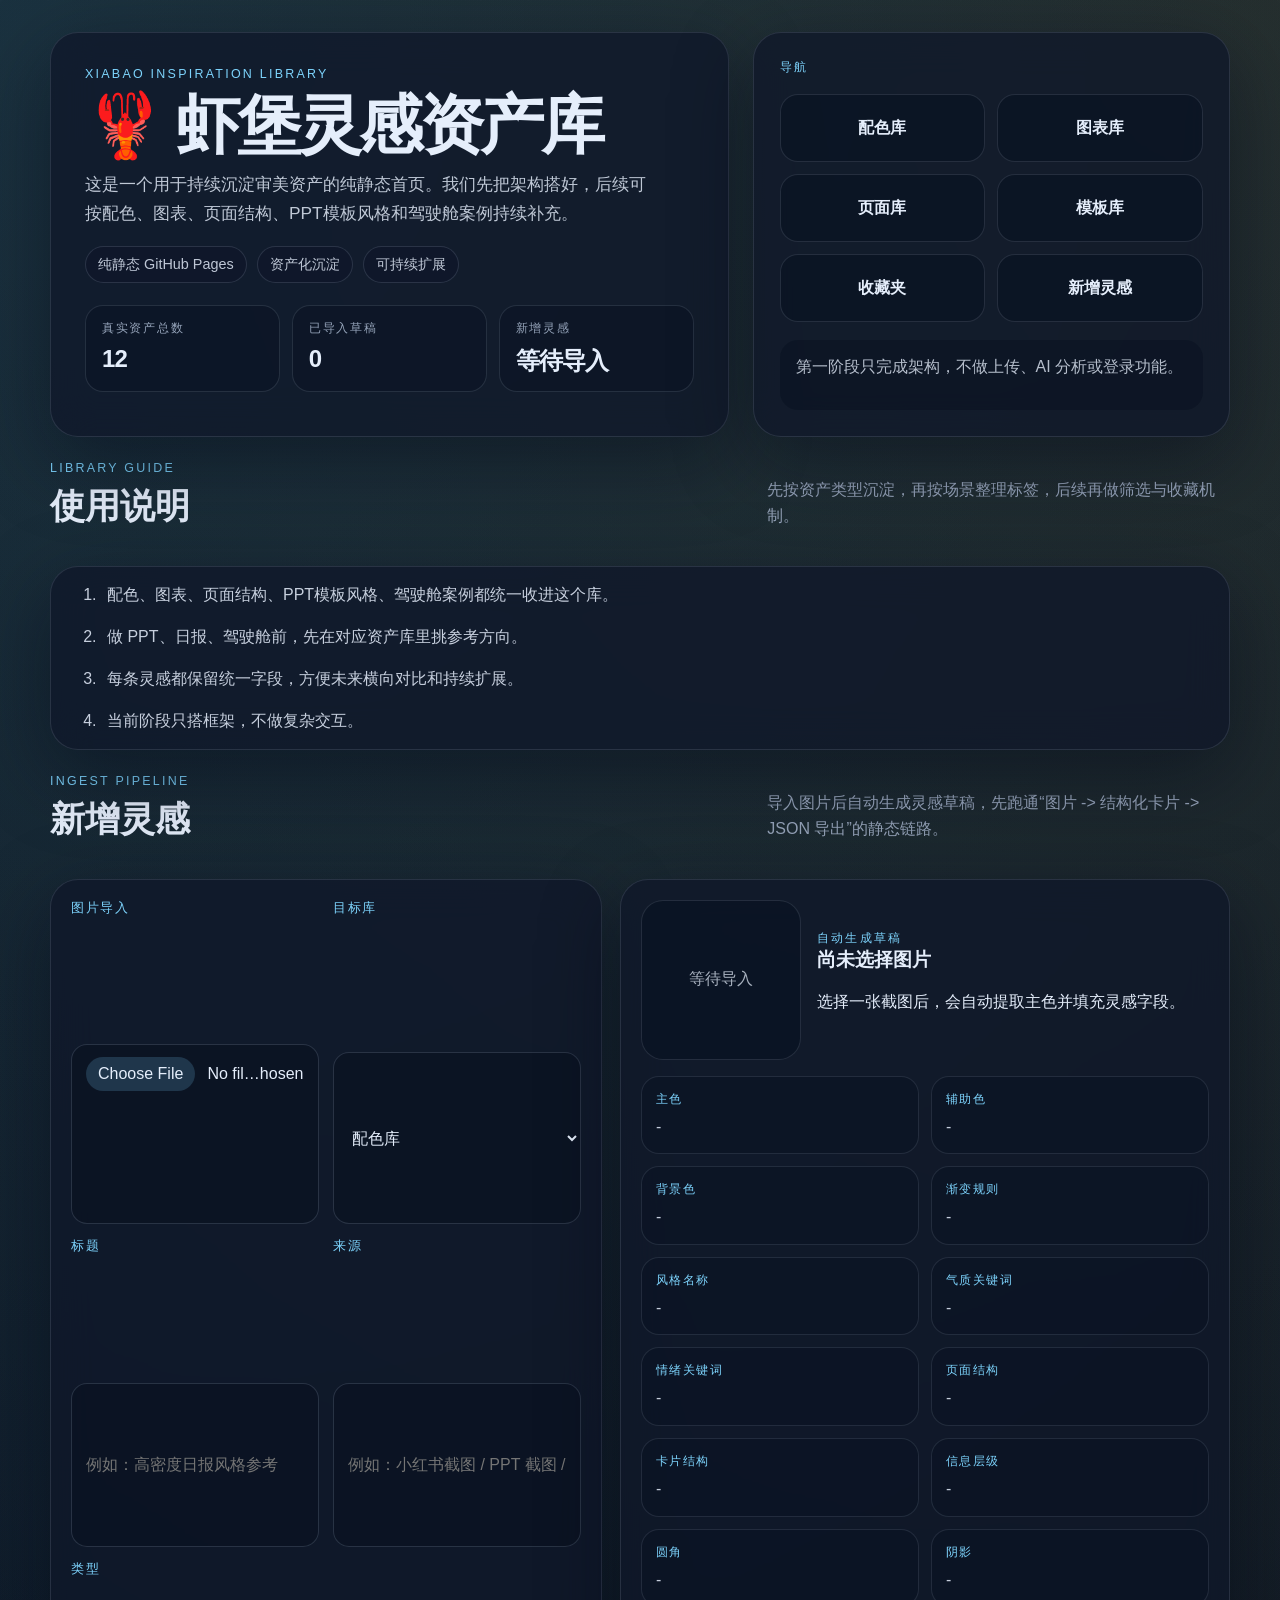
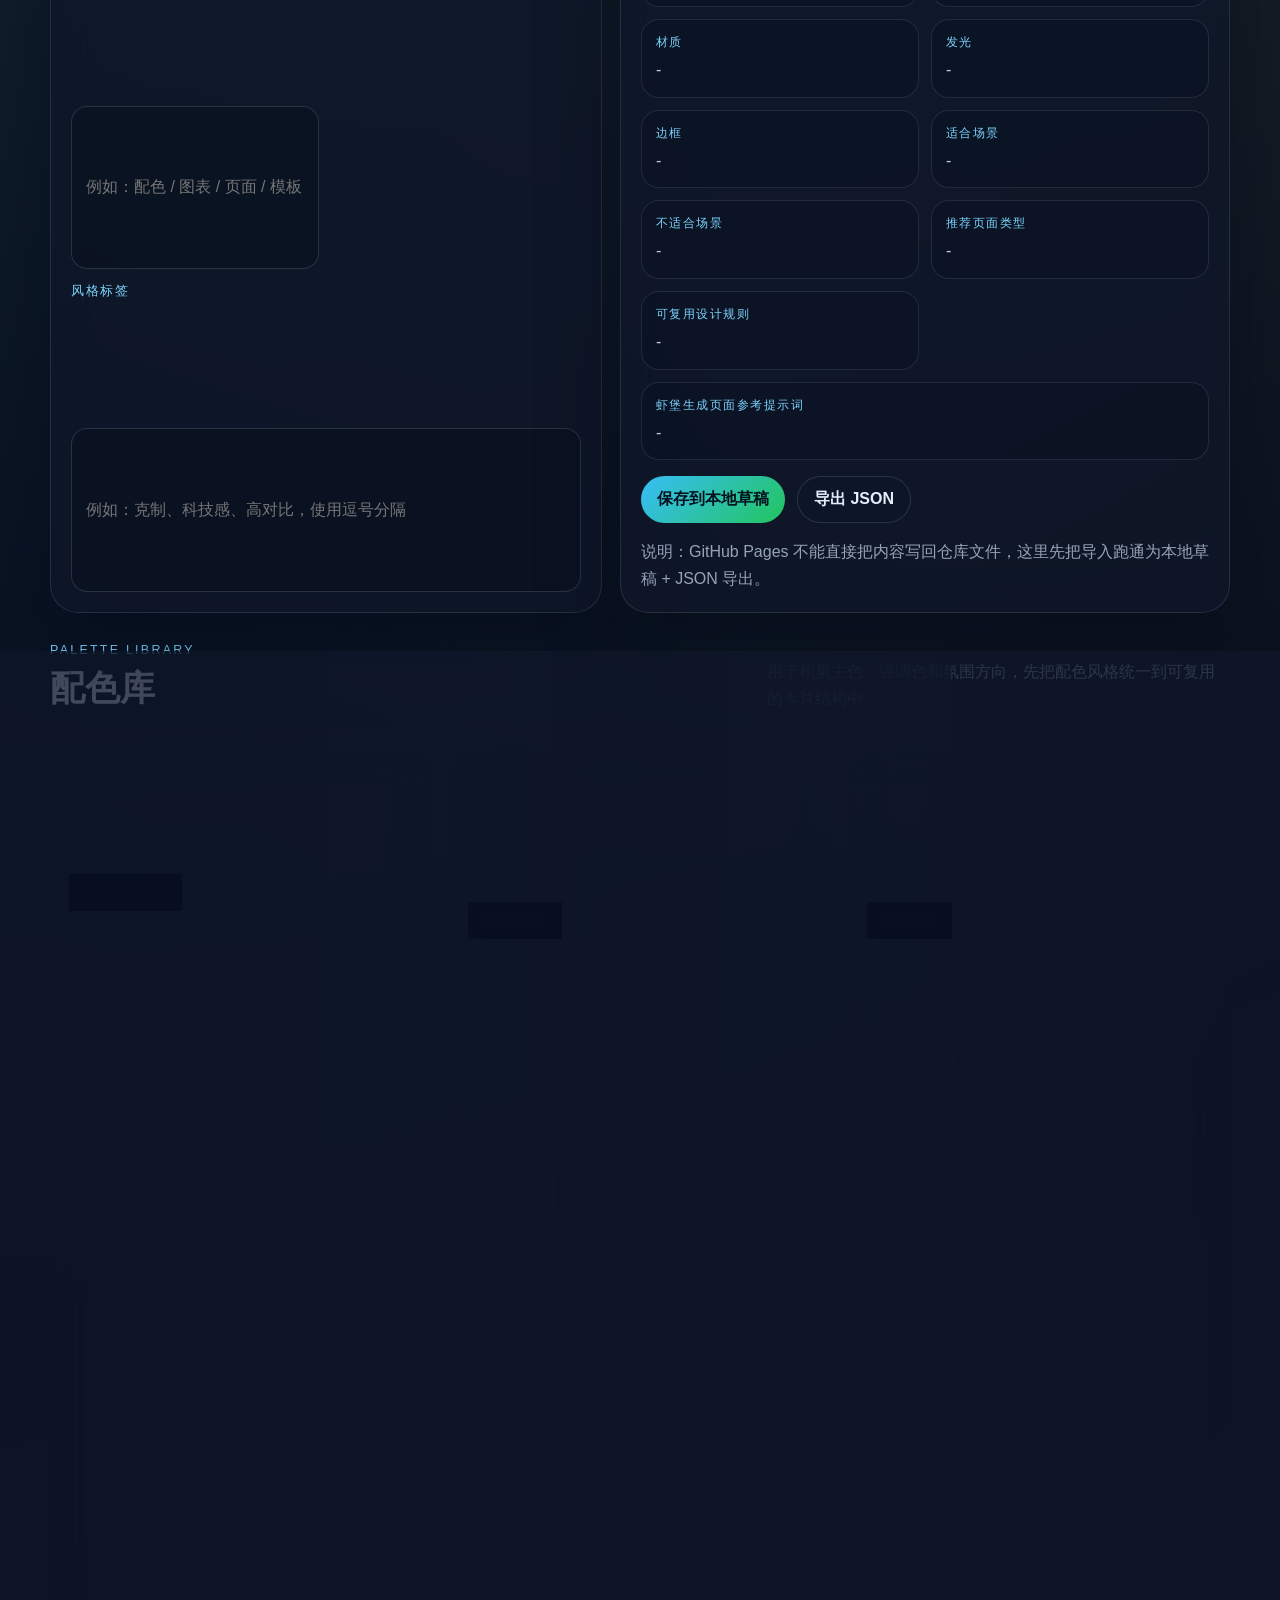
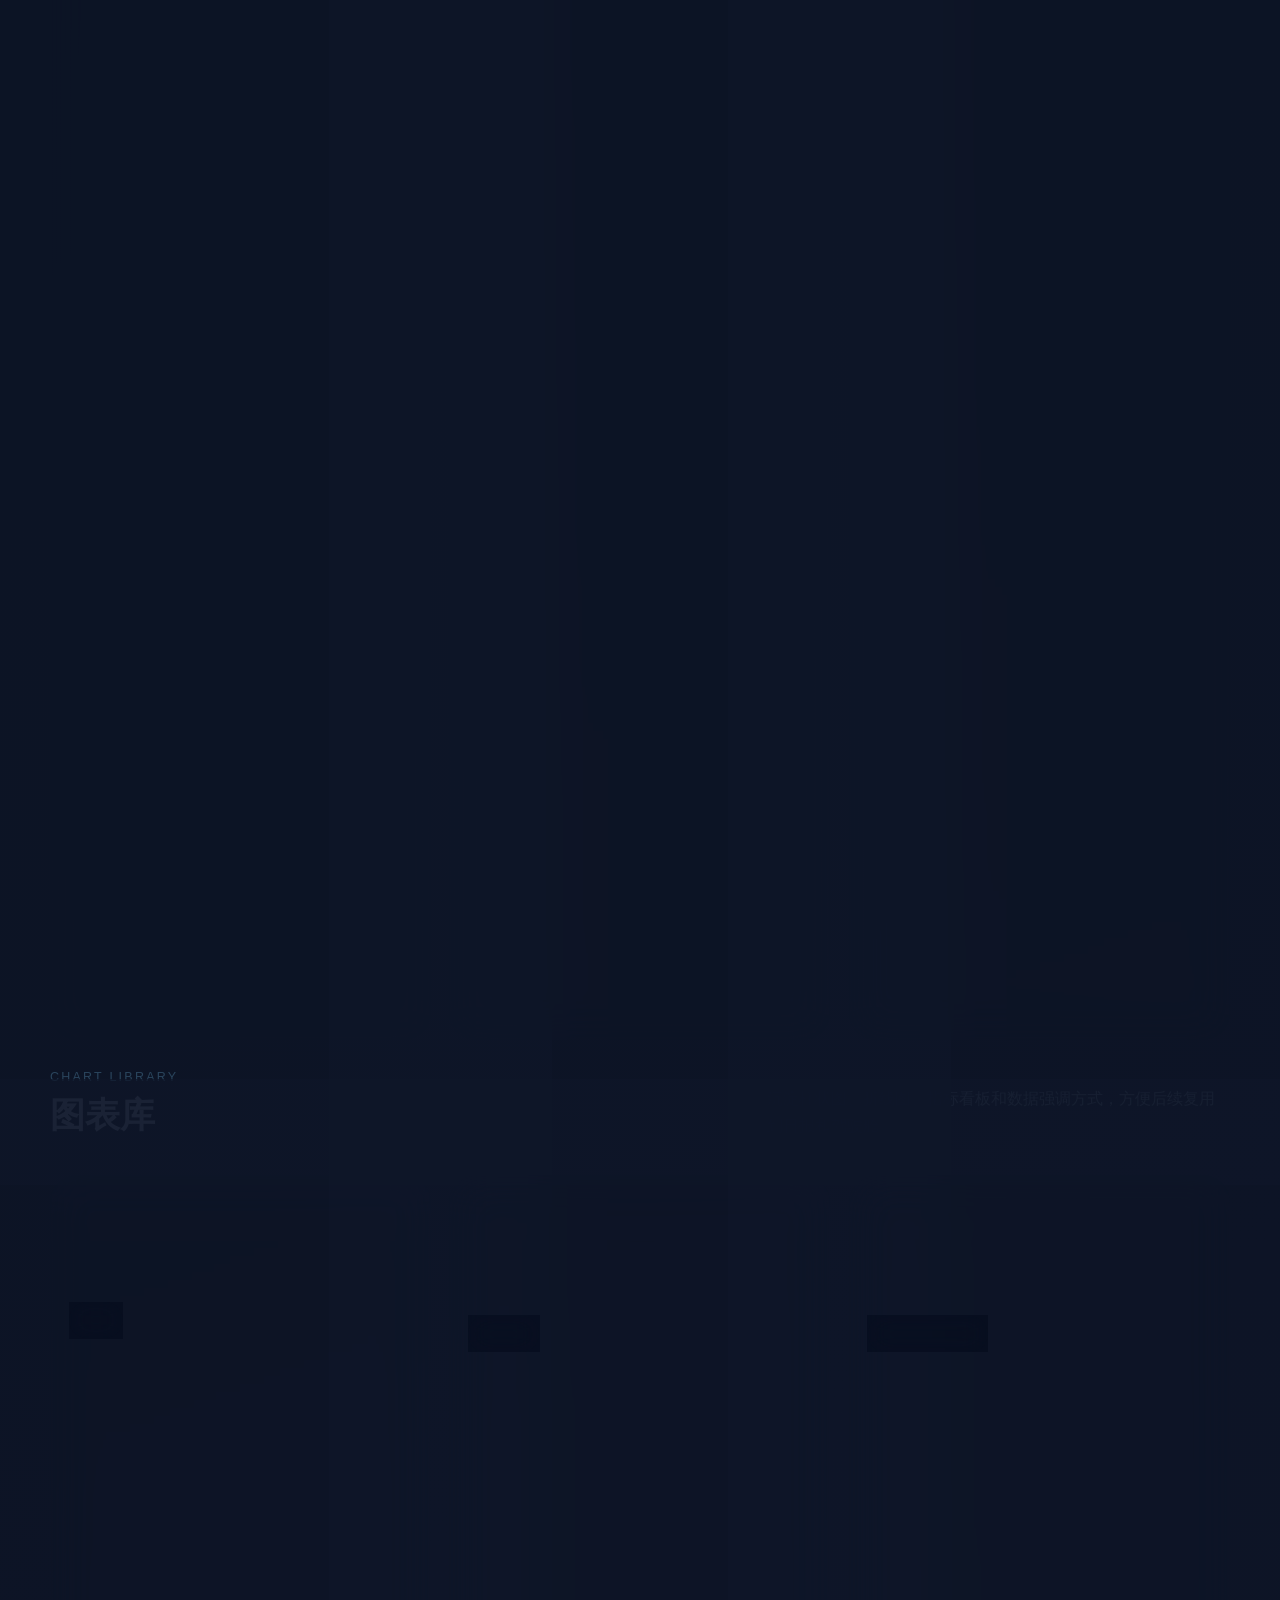
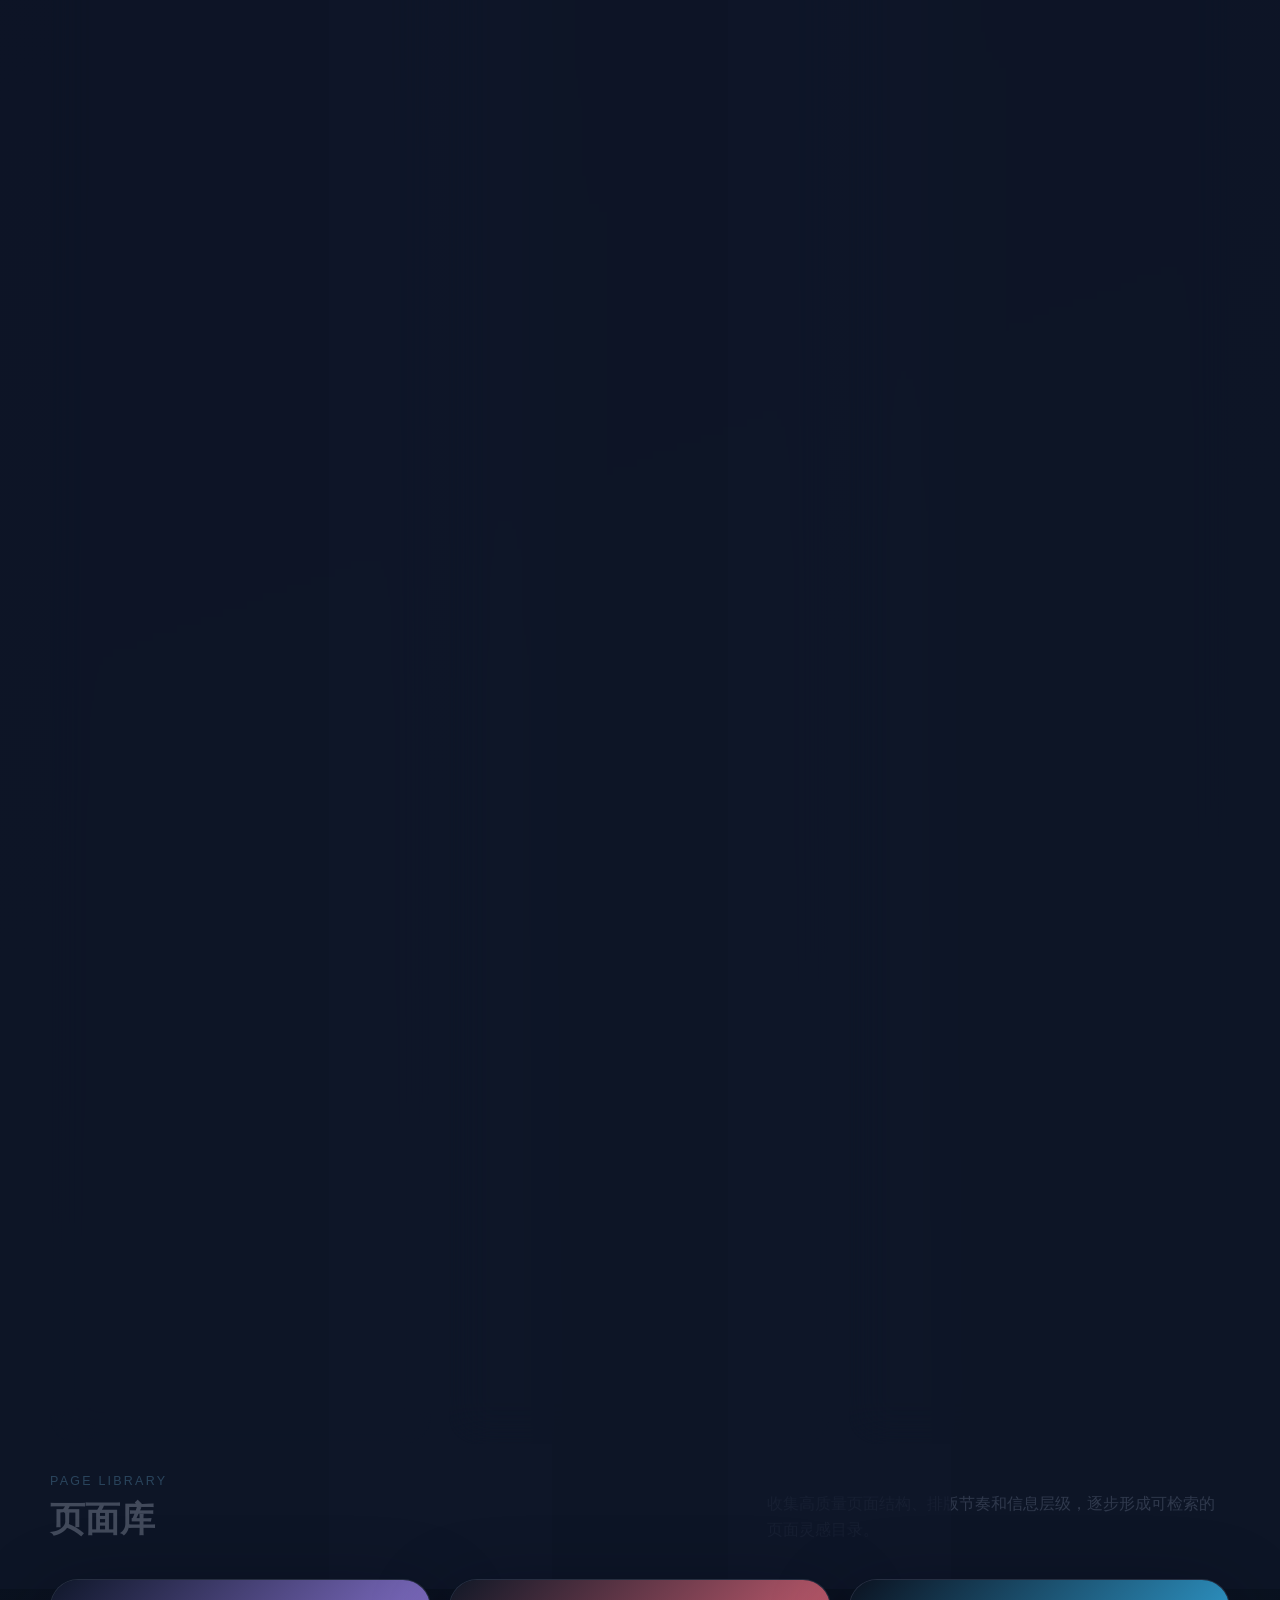
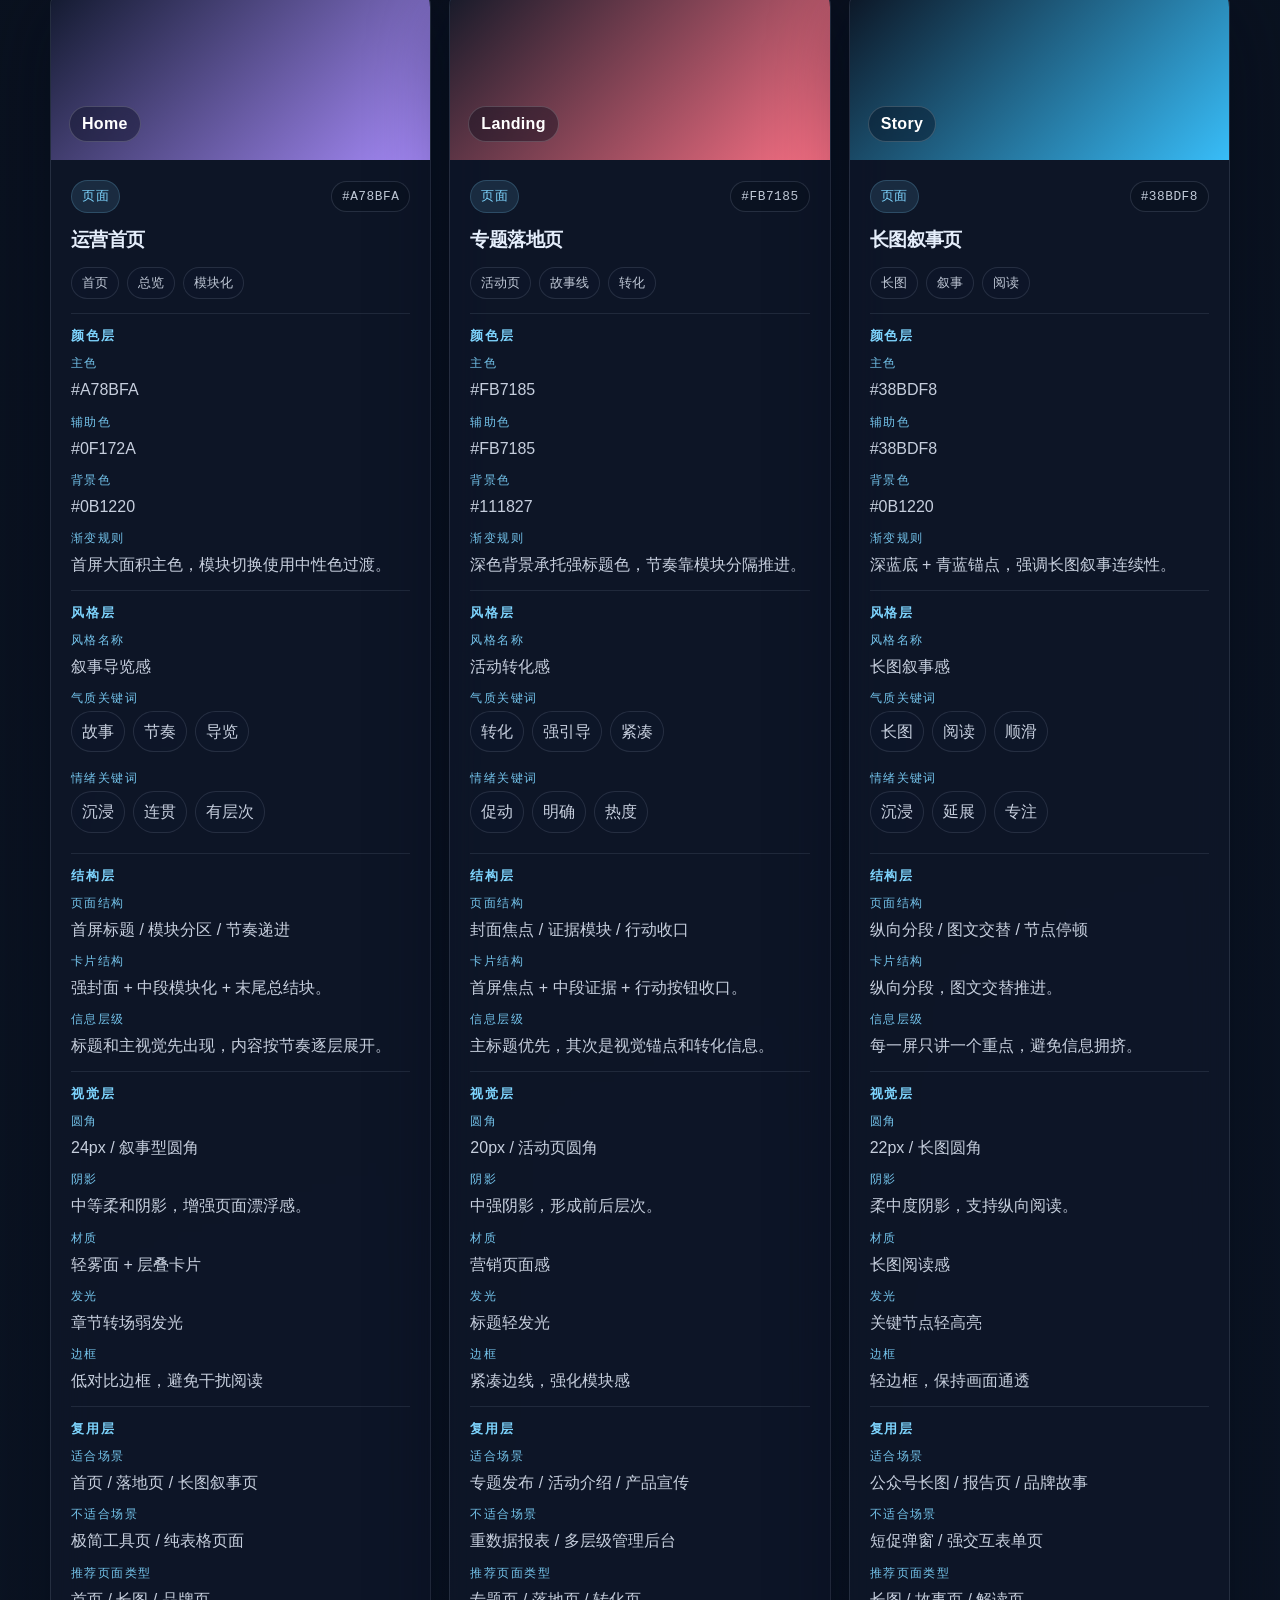
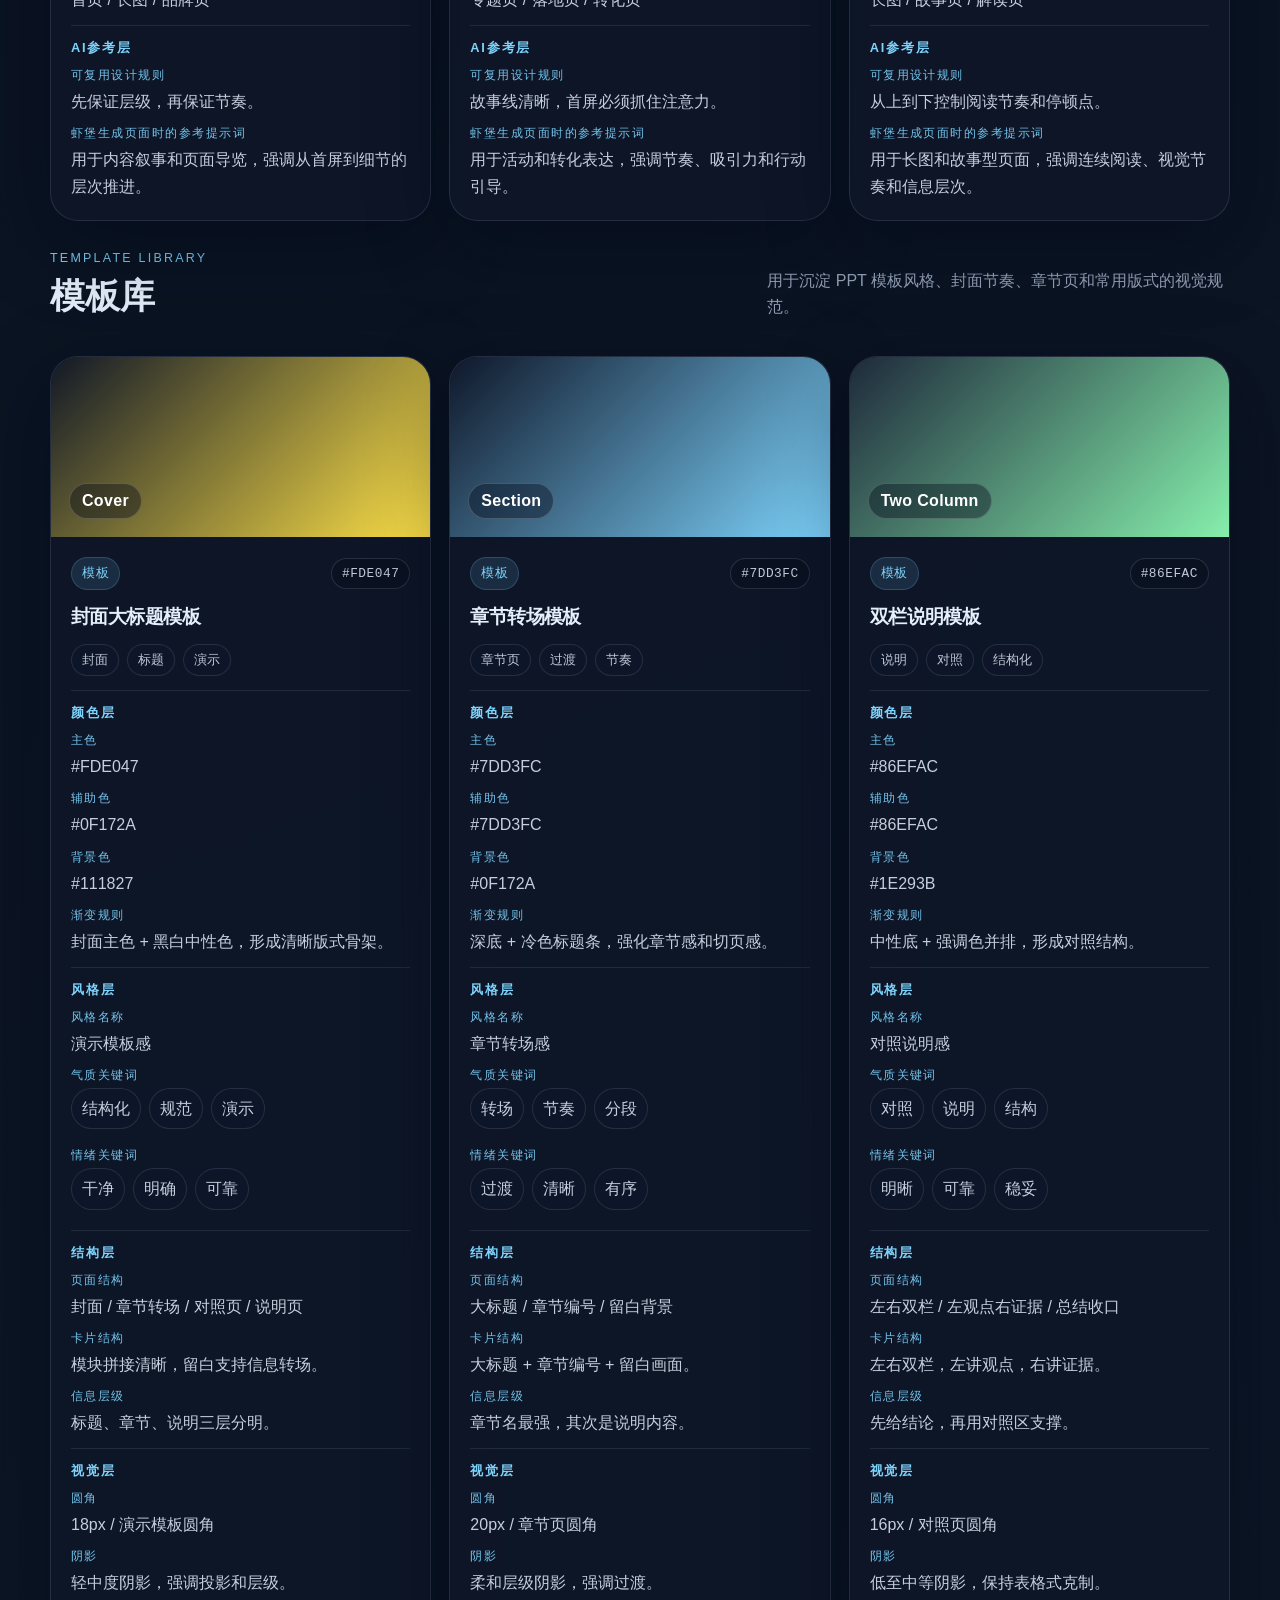
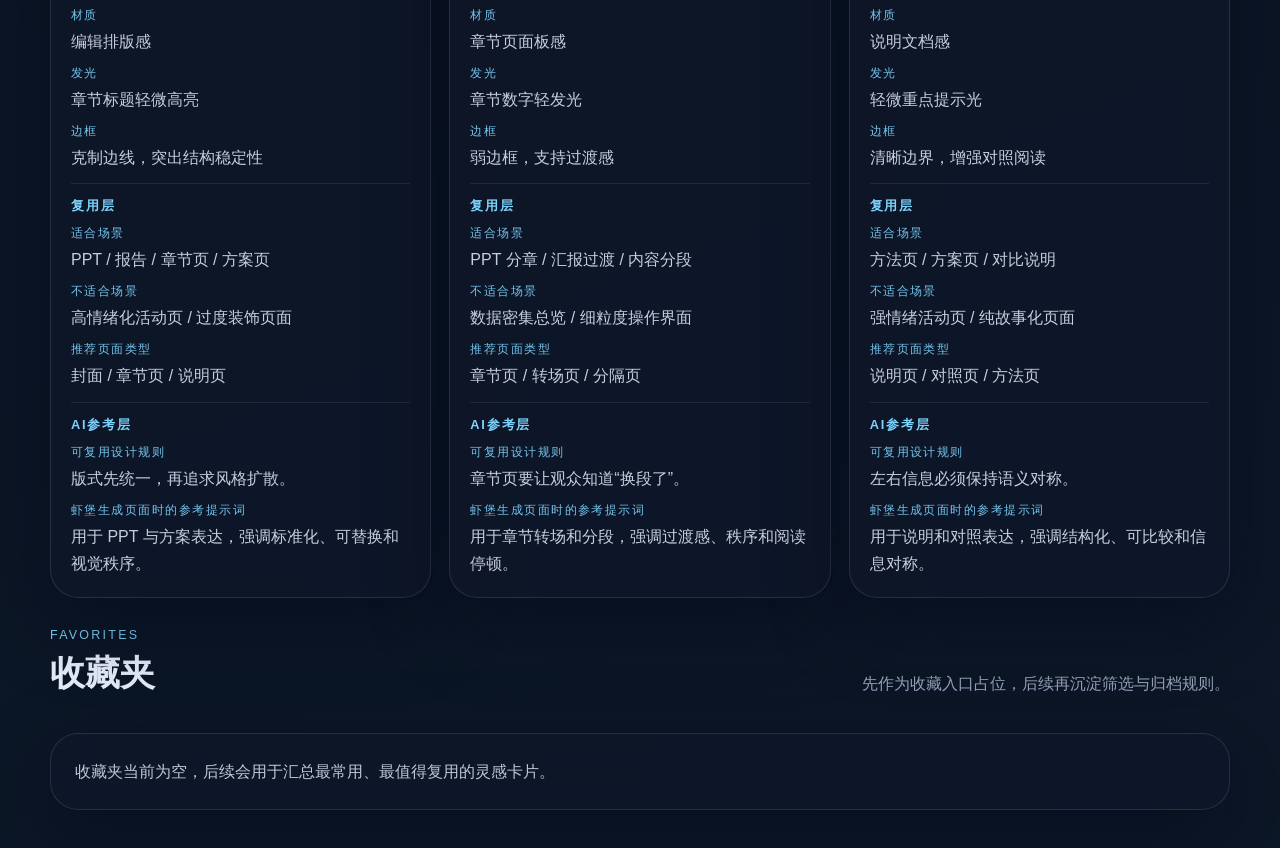
<file: index.html>
<!doctype html>
<html lang="zh-CN">
  <head>
    <meta charset="UTF-8" />
    <meta name="viewport" content="width=device-width, initial-scale=1.0, viewport-fit=cover" />
    <meta name="theme-color" content="#0f172a" />
    <meta
      name="description"
      content="🦞 虾堡灵感资产库 - 纯静态灵感沉淀首页，承载配色、图表、页面结构与模板风格资产。"
    />
    <title>🦞 虾堡灵感资产库</title>
    <link rel="icon" href="assets/images/favicon.svg" type="image/svg+xml" />
    <link rel="stylesheet" href="assets/css/style.css" />
  </head>
  <body>
    <div class="page-shell">
      <main class="app">
        <section class="hero">
          <div class="hero-copy">
            <p class="eyebrow">Xiabao Inspiration Library</p>
            <h1>🦞 虾堡灵感资产库</h1>
            <p class="lead">
              这是一个用于持续沉淀审美资产的纯静态首页。我们先把架构搭好，后续可按配色、图表、页面结构、PPT模板风格和驾驶舱案例持续补充。
            </p>
            <div class="hero-meta">
              <span>纯静态 GitHub Pages</span>
              <span>资产化沉淀</span>
              <span>可持续扩展</span>
            </div>
            <div class="hero-stats" aria-label="资产统计">
              <div>
                <span class="stat-label">真实资产总数</span>
                <strong id="assetTotal">0</strong>
              </div>
              <div>
                <span class="stat-label">已导入草稿</span>
                <strong id="draftTotal">0</strong>
              </div>
              <div>
                <span class="stat-label">新增灵感</span>
                <strong id="importState">未开始</strong>
              </div>
            </div>
          </div>

          <aside class="hero-panel" aria-label="资产库导航">
            <p class="panel-label">导航</p>
            <nav class="nav-grid" aria-label="首页导航">
              <a href="#palettes">配色库</a>
              <a href="#charts">图表库</a>
              <a href="#pages">页面库</a>
              <a href="#templates">模板库</a>
              <a href="#favorites">收藏夹</a>
              <a href="#import">新增灵感</a>
            </nav>
            <div class="hero-note">
              <p>第一阶段只完成架构，不做上传、AI 分析或登录功能。</p>
            </div>
          </aside>
        </section>

        <section class="usage-section" aria-labelledby="usageTitle">
          <div class="section-heading">
            <div>
              <p class="section-kicker">Library Guide</p>
              <h2 id="usageTitle">使用说明</h2>
            </div>
            <p class="section-note">先按资产类型沉淀，再按场景整理标签，后续再做筛选与收藏机制。</p>
          </div>

          <div class="usage-panel">
            <ol class="usage-list">
              <li>配色、图表、页面结构、PPT模板风格、驾驶舱案例都统一收进这个库。</li>
              <li>做 PPT、日报、驾驶舱前，先在对应资产库里挑参考方向。</li>
              <li>每条灵感都保留统一字段，方便未来横向对比和持续扩展。</li>
              <li>当前阶段只搭框架，不做复杂交互。</li>
            </ol>
          </div>
        </section>

        <section class="library-section" id="import" aria-labelledby="importTitle">
          <div class="section-heading">
            <div>
              <p class="section-kicker">Ingest Pipeline</p>
              <h2 id="importTitle">新增灵感</h2>
            </div>
            <p class="section-note">导入图片后自动生成灵感草稿，先跑通“图片 -> 结构化卡片 -> JSON 导出”的静态链路。</p>
          </div>

          <div class="import-panel">
            <div class="import-form">
              <label>
                <span>图片导入</span>
                <input id="assetImageInput" type="file" accept="image/*" />
              </label>
              <label>
                <span>目标库</span>
                <select id="assetLibrarySelect">
                  <option value="palettes">配色库</option>
                  <option value="charts">图表库</option>
                  <option value="pages">页面库</option>
                  <option value="templates">模板库</option>
                </select>
              </label>
              <label>
                <span>标题</span>
                <input id="assetTitleInput" type="text" placeholder="例如：高密度日报风格参考" />
              </label>
              <label>
                <span>来源</span>
                <input id="assetSourceInput" type="text" placeholder="例如：小红书截图 / PPT 截图 / 驾驶舱截图" />
              </label>
              <label>
                <span>类型</span>
                <input id="assetTypeInput" type="text" placeholder="例如：配色 / 图表 / 页面 / 模板" />
              </label>
              <label class="import-full">
                <span>风格标签</span>
                <input id="assetTagsInput" type="text" placeholder="例如：克制、科技感、高对比，使用逗号分隔" />
              </label>
            </div>

            <div class="import-preview">
              <div class="import-preview-top">
                <div class="import-thumb" id="importThumb">等待导入</div>
                <div>
                  <p class="panel-label">自动生成草稿</p>
                  <h3 id="draftTitle">尚未选择图片</h3>
                  <p id="draftSummary">选择一张截图后，会自动提取主色并填充灵感字段。</p>
                </div>
              </div>

              <dl class="draft-grid">
                <div><dt>主色</dt><dd id="draftMainColor">-</dd></div>
                <div><dt>辅助色</dt><dd id="draftSecondaryColor">-</dd></div>
                <div><dt>背景色</dt><dd id="draftBackgroundColor">-</dd></div>
                <div><dt>渐变规则</dt><dd id="draftGradientRule">-</dd></div>
                <div><dt>风格名称</dt><dd id="draftStyleName">-</dd></div>
                <div><dt>气质关键词</dt><dd id="draftMoodKeywords">-</dd></div>
                <div><dt>情绪关键词</dt><dd id="draftEmotionKeywords">-</dd></div>
                <div><dt>页面结构</dt><dd id="draftPageStructure">-</dd></div>
                <div><dt>卡片结构</dt><dd id="draftCardStructure">-</dd></div>
                <div><dt>信息层级</dt><dd id="draftInfoHierarchy">-</dd></div>
                <div><dt>圆角</dt><dd id="draftRadius">-</dd></div>
                <div><dt>阴影</dt><dd id="draftShadow">-</dd></div>
                <div><dt>材质</dt><dd id="draftMaterial">-</dd></div>
                <div><dt>发光</dt><dd id="draftGlow">-</dd></div>
                <div><dt>边框</dt><dd id="draftBorder">-</dd></div>
                <div><dt>适合场景</dt><dd id="draftSuitableScenarios">-</dd></div>
                <div><dt>不适合场景</dt><dd id="draftUnsuitableScenarios">-</dd></div>
                <div><dt>推荐页面类型</dt><dd id="draftRecommendedPageTypes">-</dd></div>
                <div><dt>可复用设计规则</dt><dd id="draftReusableRules">-</dd></div>
                <div class="draft-full"><dt>虾堡生成页面参考提示词</dt><dd id="draftPrompt">-</dd></div>
              </dl>

              <div class="import-actions">
                <button id="saveDraftButton" type="button">保存到本地草稿</button>
                <button id="exportDraftButton" type="button">导出 JSON</button>
              </div>
              <p class="import-hint">说明：GitHub Pages 不能直接把内容写回仓库文件，这里先把导入跑通为本地草稿 + JSON 导出。</p>
            </div>
          </div>
        </section>

        <section class="library-section" id="palettes" aria-labelledby="palettesTitle">
          <div class="section-heading">
            <div>
              <p class="section-kicker">Palette Library</p>
              <h2 id="palettesTitle">配色库</h2>
            </div>
            <p class="section-note">用于积累主色、强调色和氛围方向，先把配色风格统一到可复用的卡片结构中。</p>
          </div>
          <div class="asset-grid" data-library-grid="palettes"></div>
        </section>

        <section class="library-section" id="charts" aria-labelledby="chartsTitle">
          <div class="section-heading">
            <div>
              <p class="section-kicker">Chart Library</p>
              <h2 id="chartsTitle">图表库</h2>
            </div>
            <p class="section-note">沉淀柱状图、折线图、指标看板和数据强调方式，方便后续复用到日报和驾驶舱。</p>
          </div>
          <div class="asset-grid" data-library-grid="charts"></div>
        </section>

        <section class="library-section" id="pages" aria-labelledby="pagesTitle">
          <div class="section-heading">
            <div>
              <p class="section-kicker">Page Library</p>
              <h2 id="pagesTitle">页面库</h2>
            </div>
            <p class="section-note">收集高质量页面结构、排版节奏和信息层级，逐步形成可检索的页面灵感目录。</p>
          </div>
          <div class="asset-grid" data-library-grid="pages"></div>
        </section>

        <section class="library-section" id="templates" aria-labelledby="templatesTitle">
          <div class="section-heading">
            <div>
              <p class="section-kicker">Template Library</p>
              <h2 id="templatesTitle">模板库</h2>
            </div>
            <p class="section-note">用于沉淀 PPT 模板风格、封面节奏、章节页和常用版式的视觉规范。</p>
          </div>
          <div class="asset-grid" data-library-grid="templates"></div>
        </section>

        <section class="library-section" id="favorites" aria-labelledby="favoritesTitle">
          <div class="section-heading">
            <div>
              <p class="section-kicker">Favorites</p>
              <h2 id="favoritesTitle">收藏夹</h2>
            </div>
            <p class="section-note">先作为收藏入口占位，后续再沉淀筛选与归档规则。</p>
          </div>
          <div class="favorites-panel">
            <p class="favorites-empty">收藏夹当前为空，后续会用于汇总最常用、最值得复用的灵感卡片。</p>
          </div>
        </section>
      </main>
    </div>

    <script src="assets/js/main.js"></script>
  </body>
</html>
</file>
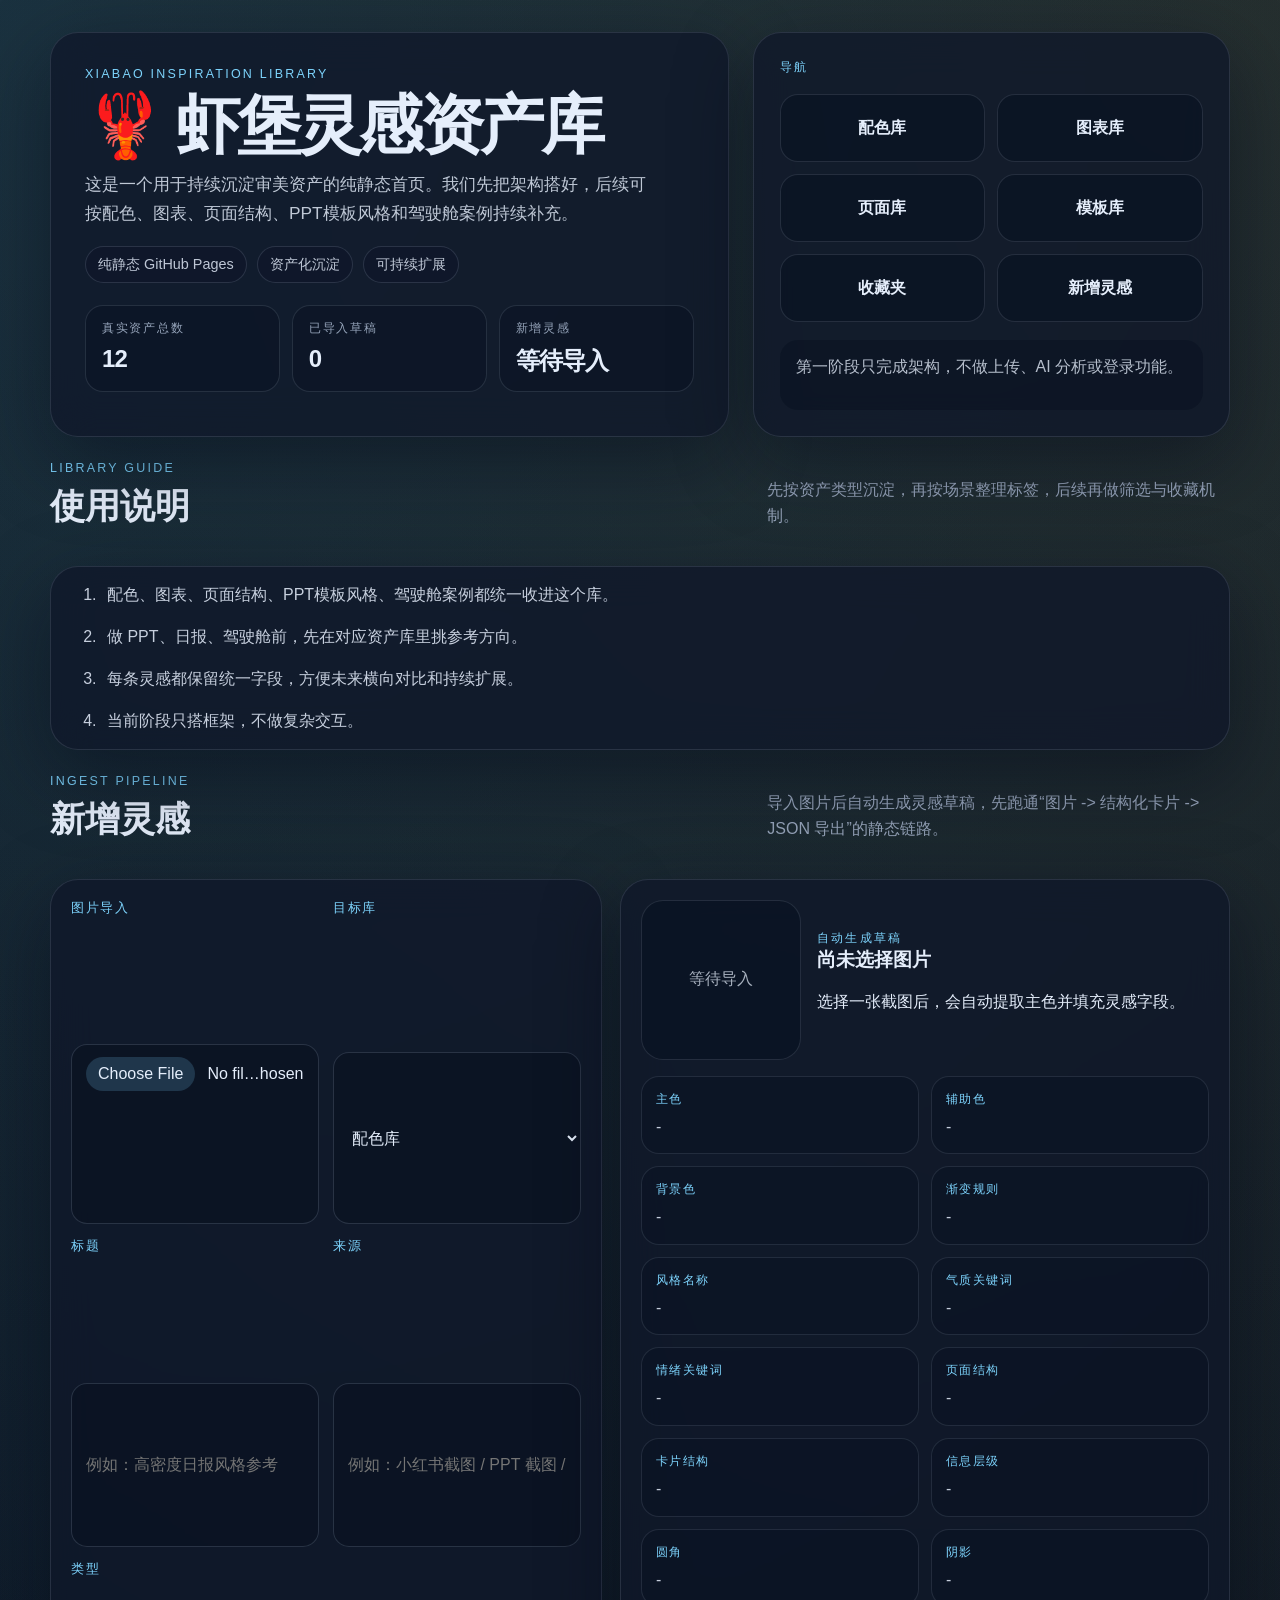
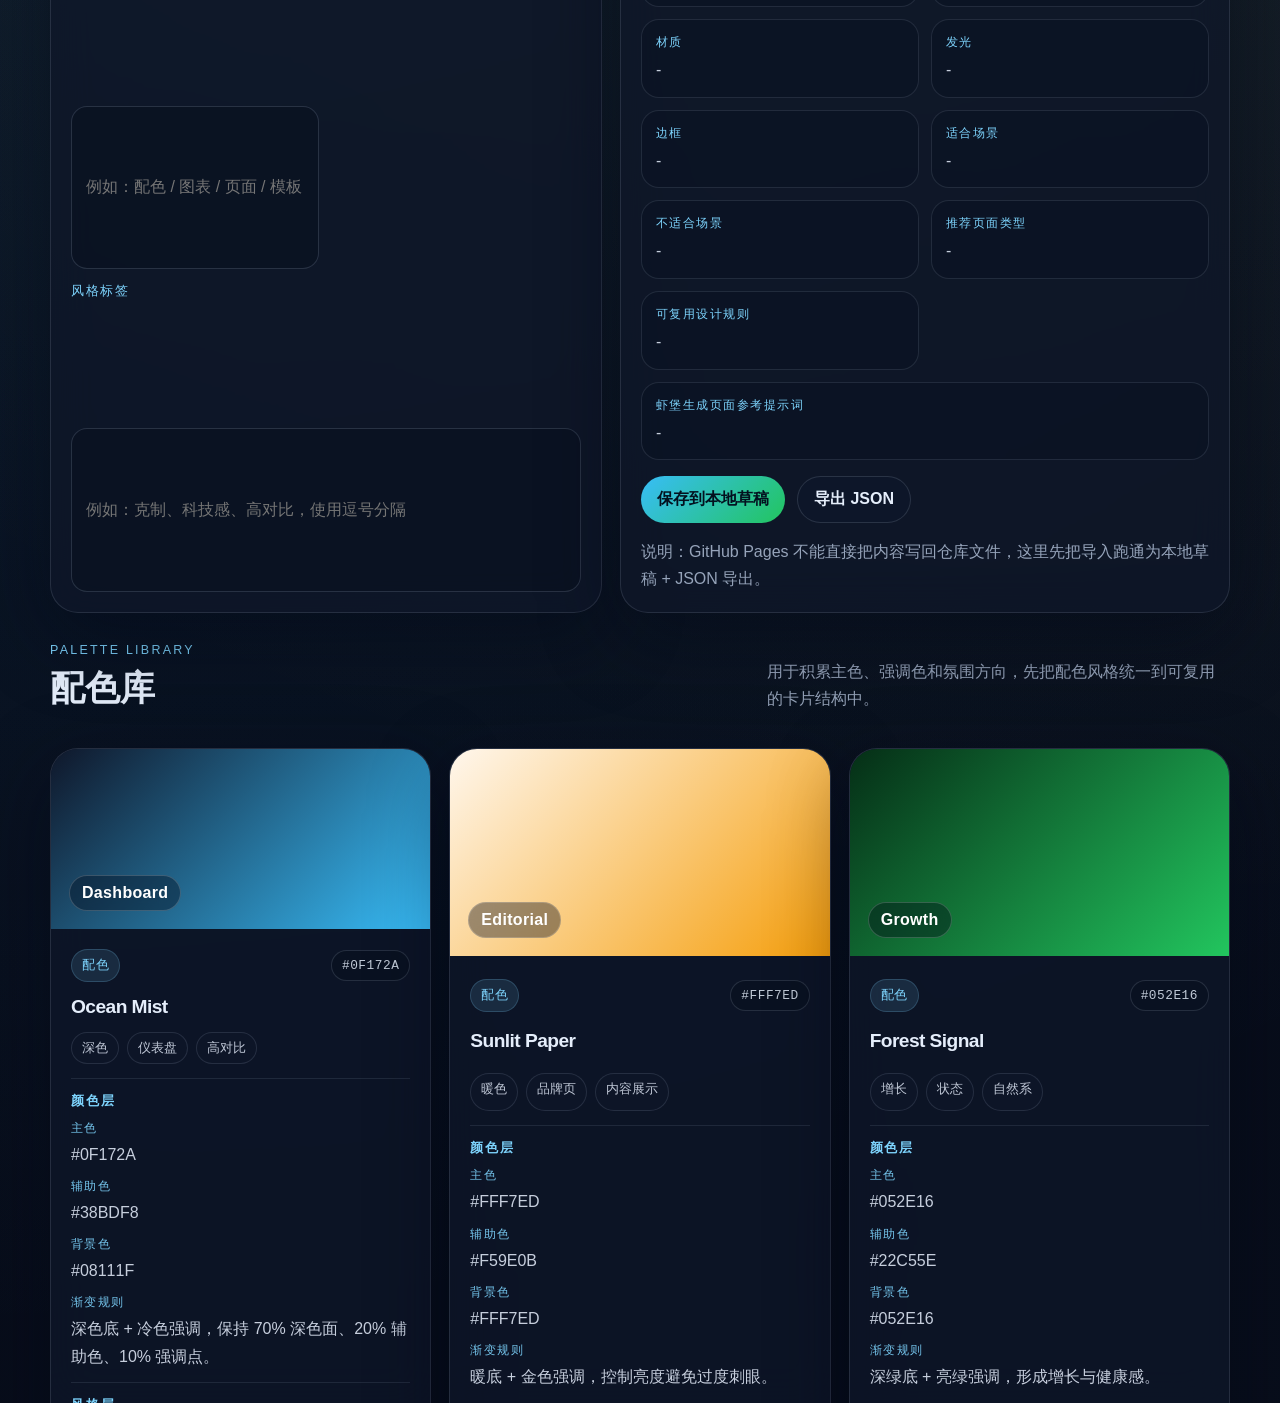
<file: 配色管理.html>
<!doctype html>
<html lang="zh-CN">
  <head>
    <meta http-equiv="refresh" content="0; url=index.html" />
    <meta charset="UTF-8" />
    <title>🦞 虾堡灵感资产库</title>
  </head>
  <body>
    <p>正在跳转到 <a href="index.html">首页</a>。</p>
  </body>
</html>
</file>
<file: assets/css/style.css>
:root {
  --bg: #08111f;
  --bg-2: #0f172a;
  --panel: rgba(15, 23, 42, 0.76);
  --panel-strong: rgba(15, 23, 42, 0.92);
  --line: rgba(148, 163, 184, 0.18);
  --text: #e5eefb;
  --muted: #96a4ba;
  --accent: #7dd3fc;
  --accent-strong: #38bdf8;
  --shadow: 0 24px 80px rgba(2, 6, 23, 0.45);
  --radius-xl: 28px;
  --radius-lg: 20px;
  --radius-md: 14px;
  --radius-sm: 10px;
  --mono: "SFMono-Regular", ui-monospace, "Cascadia Code", Consolas, monospace;
  --sans: "Avenir Next", "PingFang SC", "Hiragino Sans GB", "Microsoft YaHei", sans-serif;
}

* {
  box-sizing: border-box;
}

html {
  color-scheme: dark;
}

body {
  margin: 0;
  min-height: 100vh;
  font-family: var(--sans);
  color: var(--text);
  background:
    radial-gradient(circle at top left, rgba(56, 189, 248, 0.18), transparent 28%),
    radial-gradient(circle at top right, rgba(251, 191, 36, 0.12), transparent 24%),
    linear-gradient(160deg, #050816 0%, #09101d 45%, #0c1727 100%);
}

body::before {
  content: "";
  position: fixed;
  inset: 0;
  pointer-events: none;
  background-image:
    linear-gradient(rgba(255, 255, 255, 0.03) 1px, transparent 1px),
    linear-gradient(90deg, rgba(255, 255, 255, 0.03) 1px, transparent 1px);
  background-size: 48px 48px;
  mask-image: linear-gradient(to bottom, rgba(0, 0, 0, 0.65), transparent 90%);
  opacity: 0.35;
}

.page-shell {
  position: relative;
  padding: 32px;
}

.app {
  width: min(1180px, 100%);
  margin: 0 auto;
  display: grid;
  gap: 24px;
}

.hero {
  display: grid;
  grid-template-columns: minmax(0, 1.35fr) minmax(340px, 0.95fr);
  gap: 24px;
  align-items: stretch;
}

.hero-copy,
.preview-card,
.toolbar-item,
.palette-card,
.usage-panel {
  background: var(--panel);
  border: 1px solid var(--line);
  backdrop-filter: blur(20px);
  box-shadow: var(--shadow);
}

.hero-copy {
  border-radius: var(--radius-xl);
  padding: 34px;
}

.hero-panel,
.usage-panel,
.favorites-panel {
  background: var(--panel);
  border: 1px solid var(--line);
  backdrop-filter: blur(20px);
  box-shadow: var(--shadow);
  border-radius: var(--radius-xl);
}

.hero-panel {
  padding: 26px;
  display: grid;
  gap: 18px;
  align-content: start;
}

.panel-label {
  margin: 0;
  text-transform: uppercase;
  letter-spacing: 0.18em;
  color: var(--accent);
  font-size: 0.78rem;
}

.nav-grid {
  display: grid;
  gap: 12px;
  grid-template-columns: repeat(2, minmax(0, 1fr));
}

.nav-grid a {
  text-decoration: none;
  color: var(--text);
  border: 1px solid rgba(148, 163, 184, 0.18);
  background: rgba(8, 17, 31, 0.55);
  border-radius: 18px;
  padding: 16px 14px;
  min-height: 68px;
  display: flex;
  align-items: center;
  justify-content: center;
  text-align: center;
  font-weight: 600;
  transition: transform 160ms ease, border-color 160ms ease, background 160ms ease;
}

.nav-grid a:hover {
  transform: translateY(-1px);
  background: rgba(15, 23, 42, 0.82);
  border-color: rgba(125, 211, 252, 0.35);
}

.hero-note {
  padding: 14px 16px;
  border-radius: 18px;
  background: rgba(8, 17, 31, 0.45);
  color: rgba(229, 238, 251, 0.78);
  line-height: 1.6;
}

.eyebrow,
.section-kicker,
.toolbar-label,
.preview-label {
  margin: 0;
  text-transform: uppercase;
  letter-spacing: 0.18em;
  color: var(--accent);
  font-size: 0.78rem;
}

h1,
h2,
h3,
p {
  margin-top: 0;
}

h1 {
  margin: 14px 0 14px;
  font-size: clamp(2.3rem, 5vw, 4.8rem);
  line-height: 0.95;
  letter-spacing: -0.05em;
}

.lead {
  max-width: 60ch;
  color: rgba(229, 238, 251, 0.82);
  font-size: 1.08rem;
  line-height: 1.7;
}

.hero-meta,
.palette-tags {
  display: flex;
  flex-wrap: wrap;
  gap: 10px;
}

.hero-stats {
  display: grid;
  grid-template-columns: repeat(3, minmax(0, 1fr));
  gap: 12px;
  margin-top: 22px;
}

.hero-stats div {
  border-radius: 18px;
  border: 1px solid rgba(148, 163, 184, 0.18);
  background: rgba(8, 17, 31, 0.42);
  padding: 14px 16px;
}

.stat-label {
  display: block;
  font-size: 0.78rem;
  letter-spacing: 0.14em;
  text-transform: uppercase;
  color: var(--muted);
}

.hero-stats strong {
  display: block;
  margin-top: 8px;
  font-size: 1.5rem;
  letter-spacing: -0.04em;
}

.hero-meta span,
.palette-tag {
  border-radius: 999px;
  border: 1px solid rgba(148, 163, 184, 0.2);
  background: rgba(15, 23, 42, 0.6);
  padding: 8px 12px;
  color: rgba(229, 238, 251, 0.82);
  font-size: 0.9rem;
}

.preview-card {
  border-radius: var(--radius-xl);
  overflow: hidden;
  display: grid;
  grid-template-rows: 180px auto;
}

.preview-swatches {
  display: grid;
  grid-template-columns: repeat(5, 1fr);
  min-height: 180px;
}

.preview-swatch {
  position: relative;
  transition: transform 180ms ease, filter 180ms ease;
}

.preview-swatch:hover {
  transform: translateY(-2px);
  filter: brightness(1.04);
}

.preview-copy {
  padding: 24px;
  background: linear-gradient(180deg, rgba(12, 18, 32, 0.92), rgba(9, 15, 29, 0.98));
}

.preview-copy h2 {
  margin: 10px 0 8px;
  font-size: 1.9rem;
  letter-spacing: -0.04em;
}

.preview-copy p {
  color: rgba(229, 238, 251, 0.72);
  line-height: 1.65;
}

.preview-hex-row {
  margin-top: 18px;
  display: flex;
  gap: 12px;
  align-items: center;
  flex-wrap: wrap;
}

#previewHex {
  font-family: var(--mono);
  font-size: 1.05rem;
  letter-spacing: 0.04em;
  padding: 10px 12px;
  border-radius: var(--radius-sm);
  background: rgba(8, 17, 31, 0.75);
  border: 1px solid rgba(148, 163, 184, 0.2);
}

.copy-button {
  border: none;
  border-radius: 999px;
  background: linear-gradient(135deg, var(--accent-strong), #22c55e);
  color: #03111f;
  font-weight: 700;
  padding: 11px 16px;
  cursor: pointer;
  transition: transform 160ms ease, box-shadow 160ms ease;
  box-shadow: 0 16px 28px rgba(34, 197, 94, 0.18);
}

.copy-button:hover {
  transform: translateY(-1px);
}

.toolbar {
  display: grid;
  grid-template-columns: repeat(3, minmax(0, 1fr));
  gap: 16px;
}

.toolbar-item {
  border-radius: var(--radius-lg);
  padding: 18px 20px;
}

.toolbar-item strong {
  display: block;
  margin-top: 8px;
  font-size: 1.02rem;
}

.usage-section {
  display: grid;
  gap: 18px;
}

.usage-panel {
  padding: 8px 4px;
}

.usage-list {
  margin: 0;
  padding: 6px 22px 6px 46px;
  display: grid;
  gap: 14px;
  line-height: 1.75;
  color: rgba(229, 238, 251, 0.86);
}

.usage-list li {
  padding-left: 6px;
}

.palette-section {
  padding-bottom: 24px;
}

.library-section {
  display: grid;
  gap: 18px;
  padding-bottom: 6px;
}

.import-panel {
  display: grid;
  grid-template-columns: minmax(0, 0.95fr) minmax(0, 1.05fr);
  gap: 18px;
}

.import-form,
.import-preview {
  background: var(--panel);
  border: 1px solid var(--line);
  border-radius: var(--radius-xl);
  backdrop-filter: blur(20px);
  box-shadow: var(--shadow);
}

.import-form {
  padding: 20px;
  display: grid;
  grid-template-columns: repeat(2, minmax(0, 1fr));
  gap: 14px;
}

.import-form label {
  display: grid;
  gap: 8px;
  color: rgba(229, 238, 251, 0.86);
}

.import-form span {
  color: var(--accent);
  font-size: 0.8rem;
  letter-spacing: 0.12em;
  text-transform: uppercase;
}

.import-form input,
.import-form select {
  width: 100%;
  border-radius: 16px;
  border: 1px solid rgba(148, 163, 184, 0.22);
  background: rgba(8, 17, 31, 0.52);
  color: var(--text);
  padding: 12px 14px;
  font: inherit;
}

.import-form input::file-selector-button {
  border: none;
  border-radius: 999px;
  background: rgba(125, 211, 252, 0.18);
  color: var(--text);
  padding: 8px 12px;
  margin-right: 12px;
}

.import-full {
  grid-column: 1 / -1;
}

.import-preview {
  padding: 20px;
  display: grid;
  gap: 16px;
}

.import-preview-top {
  display: grid;
  grid-template-columns: 160px minmax(0, 1fr);
  gap: 16px;
  align-items: center;
}

.import-thumb {
  min-height: 160px;
  border-radius: 22px;
  border: 1px solid rgba(148, 163, 184, 0.18);
  background: rgba(8, 17, 31, 0.55);
  display: flex;
  align-items: center;
  justify-content: center;
  text-align: center;
  color: rgba(229, 238, 251, 0.72);
  padding: 16px;
}

.draft-grid {
  margin: 0;
  display: grid;
  grid-template-columns: repeat(2, minmax(0, 1fr));
  gap: 12px;
}

.draft-grid div {
  padding: 14px;
  border-radius: 18px;
  background: rgba(8, 17, 31, 0.42);
  border: 1px solid rgba(148, 163, 184, 0.16);
}

.draft-grid dt {
  color: var(--accent);
  font-size: 0.76rem;
  letter-spacing: 0.12em;
  text-transform: uppercase;
}

.draft-grid dd {
  margin: 6px 0 0;
  color: rgba(229, 238, 251, 0.86);
  line-height: 1.6;
}

.draft-full {
  grid-column: 1 / -1;
}

.import-actions {
  display: flex;
  gap: 12px;
  flex-wrap: wrap;
}

.import-actions button {
  border: none;
  border-radius: 999px;
  padding: 12px 16px;
  font: inherit;
  font-weight: 700;
  cursor: pointer;
  background: linear-gradient(135deg, var(--accent-strong), #22c55e);
  color: #03111f;
}

.import-actions button:last-child {
  background: rgba(15, 23, 42, 0.74);
  color: var(--text);
  border: 1px solid rgba(148, 163, 184, 0.2);
}

.import-hint {
  margin: 0;
  color: var(--muted);
  line-height: 1.65;
}

.section-heading {
  display: flex;
  justify-content: space-between;
  gap: 20px;
  align-items: end;
  margin-bottom: 18px;
}

.section-heading h2 {
  margin: 8px 0 0;
  font-size: clamp(1.5rem, 3vw, 2.2rem);
}

.section-note {
  max-width: 52ch;
  color: var(--muted);
  line-height: 1.65;
  margin: 0;
}

.palette-grid {
  display: grid;
  grid-template-columns: repeat(2, minmax(0, 1fr));
  gap: 18px;
}

.asset-grid {
  display: grid;
  grid-template-columns: repeat(3, minmax(0, 1fr));
  gap: 18px;
}

.asset-card {
  background: var(--panel);
  border: 1px solid var(--line);
  border-radius: var(--radius-xl);
  overflow: hidden;
  backdrop-filter: blur(20px);
  box-shadow: var(--shadow);
  display: grid;
  min-height: 100%;
}

.asset-thumb {
  min-height: 180px;
  padding: 18px;
  display: flex;
  align-items: end;
  justify-content: space-between;
  color: white;
  font-weight: 700;
  letter-spacing: 0.02em;
}

.asset-thumb span {
  background: rgba(2, 6, 23, 0.38);
  border: 1px solid rgba(255, 255, 255, 0.18);
  padding: 8px 12px;
  border-radius: 999px;
  backdrop-filter: blur(12px);
}

.asset-body {
  padding: 20px;
  display: grid;
  gap: 14px;
}

.asset-topline {
  display: flex;
  justify-content: space-between;
  gap: 12px;
  align-items: center;
  flex-wrap: wrap;
}

.asset-type,
.asset-color {
  display: inline-flex;
  align-items: center;
  border-radius: 999px;
  padding: 7px 10px;
  font-size: 0.8rem;
  letter-spacing: 0.04em;
}

.asset-type {
  background: rgba(125, 211, 252, 0.12);
  color: var(--accent);
  border: 1px solid rgba(125, 211, 252, 0.2);
}

.asset-color {
  background: rgba(8, 17, 31, 0.5);
  color: rgba(229, 238, 251, 0.84);
  border: 1px solid rgba(148, 163, 184, 0.2);
  font-family: var(--mono);
}

.asset-body h3 {
  margin: 0;
  font-size: 1.2rem;
  letter-spacing: -0.03em;
}

.asset-tags {
  display: flex;
  flex-wrap: wrap;
  gap: 8px;
}

.asset-tag {
  border-radius: 999px;
  padding: 6px 10px;
  background: rgba(15, 23, 42, 0.62);
  color: rgba(229, 238, 251, 0.82);
  border: 1px solid rgba(148, 163, 184, 0.18);
  font-size: 0.82rem;
}

.asset-meta {
  margin: 0;
  display: grid;
  gap: 10px;
}

.asset-meta div {
  display: grid;
  gap: 4px;
}

.asset-meta dt {
  color: var(--accent);
  font-size: 0.8rem;
  letter-spacing: 0.12em;
  text-transform: uppercase;
}

.asset-meta dd {
  margin: 0;
  color: rgba(229, 238, 251, 0.82);
  line-height: 1.6;
}

.asset-layer-grid {
  display: grid;
  gap: 12px;
}

.asset-section {
  border-top: 1px solid rgba(148, 163, 184, 0.14);
  padding-top: 14px;
}

.asset-section h4 {
  margin: 0 0 10px;
  color: var(--accent);
  font-size: 0.8rem;
  letter-spacing: 0.14em;
  text-transform: uppercase;
}

.asset-layer-list {
  margin: 0;
  display: grid;
  gap: 10px;
}

.asset-layer-list div {
  display: grid;
  gap: 4px;
}

.asset-layer-list dt {
  color: rgba(125, 211, 252, 0.92);
  font-size: 0.76rem;
  letter-spacing: 0.12em;
  text-transform: uppercase;
}

.asset-layer-list dd {
  margin: 0;
  color: rgba(229, 238, 251, 0.86);
  line-height: 1.7;
}

.asset-pill {
  display: inline-flex;
  align-items: center;
  margin: 0 8px 8px 0;
  padding: 6px 10px;
  border-radius: 999px;
  background: rgba(15, 23, 42, 0.58);
  border: 1px solid rgba(148, 163, 184, 0.18);
}

.asset-card-draft {
  outline: 1px dashed rgba(125, 211, 252, 0.25);
  outline-offset: -1px;
}

.favorites-panel {
  padding: 24px;
}

.favorites-empty {
  margin: 0;
  color: rgba(229, 238, 251, 0.82);
  line-height: 1.7;
}

.library-error {
  background: var(--panel);
  border: 1px solid var(--line);
  border-radius: var(--radius-xl);
  padding: 22px;
  color: rgba(229, 238, 251, 0.82);
}

.palette-card {
  border-radius: var(--radius-xl);
  overflow: hidden;
}

.palette-header {
  padding: 22px 22px 16px;
  display: flex;
  justify-content: space-between;
  gap: 18px;
  align-items: start;
}

.palette-header h3 {
  margin: 8px 0 8px;
  font-size: 1.35rem;
}

.palette-header p {
  margin: 0;
  color: var(--muted);
  line-height: 1.55;
}

.palette-swatches {
  display: grid;
  grid-template-columns: repeat(5, minmax(0, 1fr));
}

.palette-swatch {
  min-height: 160px;
  border: none;
  cursor: pointer;
  position: relative;
  padding: 14px;
  text-align: left;
  color: rgba(255, 255, 255, 0.96);
  transition: transform 180ms ease, filter 180ms ease;
}

.palette-swatch:hover {
  transform: translateY(-2px);
  filter: saturate(1.04);
}

.palette-swatch:focus-visible,
.copy-button:focus-visible,
.palette-cta:focus-visible {
  outline: 3px solid rgba(125, 211, 252, 0.8);
  outline-offset: 2px;
}

.palette-swatch::after {
  content: attr(data-hex);
  position: absolute;
  left: 14px;
  bottom: 14px;
  padding: 6px 8px;
  border-radius: 999px;
  background: rgba(2, 6, 23, 0.42);
  backdrop-filter: blur(10px);
  font-family: var(--mono);
  font-size: 0.8rem;
}

.palette-footer {
  display: flex;
  justify-content: space-between;
  gap: 14px;
  align-items: center;
  padding: 18px 22px 22px;
  border-top: 1px solid var(--line);
}

.palette-values {
  display: flex;
  flex-direction: column;
  gap: 4px;
  color: var(--muted);
}

.palette-values strong {
  color: var(--text);
}

.palette-cta {
  border: 1px solid rgba(148, 163, 184, 0.25);
  background: rgba(15, 23, 42, 0.72);
  color: var(--text);
  padding: 10px 14px;
  border-radius: 999px;
  cursor: pointer;
}

.toast {
  position: fixed;
  left: 50%;
  bottom: 24px;
  transform: translateX(-50%) translateY(20px);
  opacity: 0;
  pointer-events: none;
  background: rgba(2, 6, 23, 0.88);
  color: white;
  border: 1px solid rgba(148, 163, 184, 0.22);
  padding: 12px 16px;
  border-radius: 999px;
  box-shadow: var(--shadow);
  transition: opacity 180ms ease, transform 180ms ease;
}

.toast.is-visible {
  opacity: 1;
  transform: translateX(-50%) translateY(0);
}

@media (max-width: 980px) {
  .hero,
  .toolbar,
  .palette-grid,
  .asset-grid,
  .import-panel {
    grid-template-columns: 1fr;
  }

  .section-heading {
    align-items: start;
    flex-direction: column;
  }

  .nav-grid {
    grid-template-columns: 1fr;
  }

  .hero-stats {
    grid-template-columns: 1fr;
  }
}

@media (max-width: 640px) {
  .page-shell {
    padding: 14px;
  }

  .hero-copy,
  .preview-copy,
  .toolbar-item,
  .palette-header,
  .palette-footer {
    padding-left: 16px;
    padding-right: 16px;
  }

  .hero-copy,
  .preview-card,
  .toolbar-item,
  .palette-card {
    border-radius: 22px;
  }

  .preview-swatches,
  .palette-swatches {
    grid-template-columns: repeat(2, 1fr);
  }

  .usage-list {
    padding-left: 34px;
    padding-right: 16px;
  }

  .palette-swatch {
    min-height: 124px;
  }

  .asset-thumb {
    min-height: 160px;
  }

  .import-form {
    grid-template-columns: 1fr;
  }

  .import-preview-top {
    grid-template-columns: 1fr;
  }

  .draft-grid {
    grid-template-columns: 1fr;
  }

  .asset-pill {
    display: inline-flex;
    max-width: 100%;
    margin-right: 6px;
  }
}
</file>
